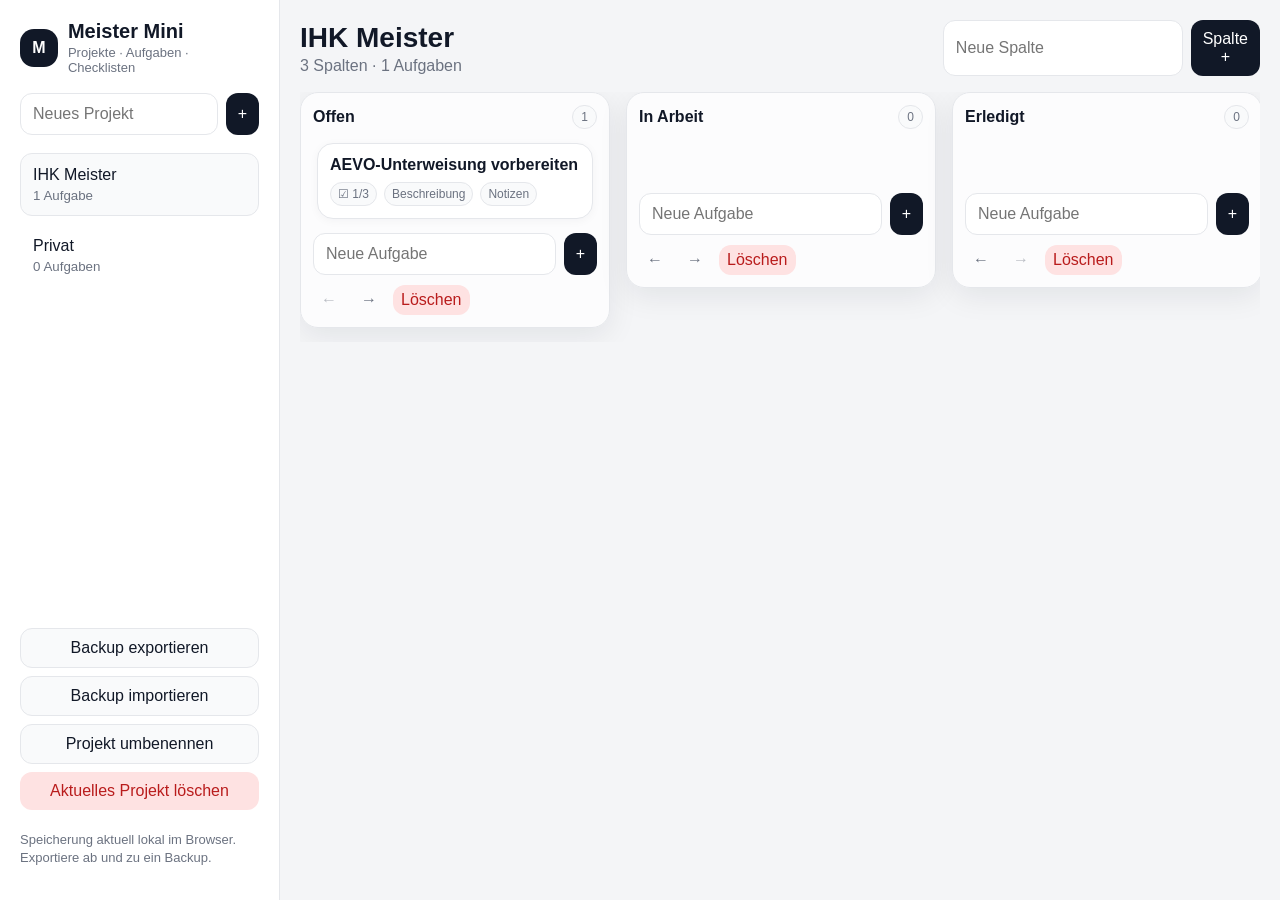
<file: index.html>
<!doctype html>
<html lang="de">
<head>
  <meta charset="utf-8" />
  <meta name="viewport" content="width=device-width, initial-scale=1, viewport-fit=cover" />
  <meta name="theme-color" content="#111827" />
  <title>Meister Mini</title>
  <link rel="manifest" href="manifest.webmanifest" />
  <link rel="stylesheet" href="styles.css?v=8" />
  <link rel="apple-touch-icon" href="icons/icon-192.png" />
</head>
<body>
  <div id="app"></div>
  <script src="app.js?v=8"></script>
</body>
</html>
</file>
<file: styles.css>
:root {
  --bg: #f4f5f7;
  --panel: #ffffff;
  --panel-2: #f9fafb;
  --text: #111827;
  --muted: #6b7280;
  --border: #e5e7eb;
  --accent: #111827;
  --danger: #b91c1c;
  --shadow: 0 8px 30px rgba(15, 23, 42, 0.08);
  --radius: 18px;
  font-family: -apple-system, BlinkMacSystemFont, "SF Pro Text", "Segoe UI", sans-serif;
}

* { box-sizing: border-box; }

body {
  margin: 0;
  background: var(--bg);
  color: var(--text);
  min-height: 100vh;
}

button, input, textarea { font: inherit; }

button {
  border: 0;
  cursor: pointer;
  border-radius: 12px;
  background: var(--accent);
  color: white;
  padding: 10px 12px;
}

button.secondary {
  background: var(--panel-2);
  color: var(--text);
  border: 1px solid var(--border);
}

button.ghost {
  background: transparent;
  color: var(--muted);
  padding: 6px 8px;
}

button.danger {
  background: #fee2e2;
  color: var(--danger);
}

button:disabled {
  opacity: 0.45;
  cursor: default;
}

input, textarea {
  width: 100%;
  border: 1px solid var(--border);
  border-radius: 12px;
  padding: 11px 12px;
  background: white;
  color: var(--text);
  outline: none;
}

textarea {
  min-height: 96px;
  resize: vertical;
}

input:focus, textarea:focus {
  border-color: #9ca3af;
  box-shadow: 0 0 0 4px rgba(156, 163, 175, 0.18);
}

.app-shell {
  display: grid;
  grid-template-columns: 280px 1fr;
  min-height: 100vh;
}

.sidebar {
  background: var(--panel);
  border-right: 1px solid var(--border);
  padding: 20px;
  display: flex;
  flex-direction: column;
  gap: 18px;
}

.brand {
  display: flex;
  align-items: center;
  gap: 10px;
}

.logo {
  width: 38px;
  height: 38px;
  border-radius: 14px;
  display: grid;
  place-items: center;
  background: var(--accent);
  color: white;
  font-weight: 800;
}

.brand h1 {
  font-size: 20px;
  margin: 0;
}

.brand p {
  margin: 2px 0 0;
  color: var(--muted);
  font-size: 13px;
}

.project-form, .quick-row, .add-row {
  display: flex;
  gap: 8px;
}

.project-list {
  display: flex;
  flex-direction: column;
  gap: 8px;
  overflow: auto;
}

.project-item {
  width: 100%;
  text-align: left;
  background: transparent;
  color: var(--text);
  border: 1px solid transparent;
  padding: 12px;
  display: flex;
  flex-direction: column;
  gap: 4px;
}

.project-item.active {
  background: var(--panel-2);
  border-color: var(--border);
}

.project-item small { color: var(--muted); }

.sidebar-actions {
  margin-top: auto;
  display: grid;
  gap: 8px;
}

.file-input { display: none; }

.main {
  min-width: 0;
  padding: 20px;
  display: flex;
  flex-direction: column;
  gap: 16px;
}

.topbar {
  display: flex;
  align-items: center;
  justify-content: space-between;
  gap: 16px;
}

.topbar h2 {
  margin: 0;
  font-size: 28px;
}

.topbar p {
  margin: 3px 0 0;
  color: var(--muted);
}

.board {
  display: flex;
  gap: 16px;
  overflow-x: auto;
  padding-bottom: 14px;
  align-items: flex-start;
}

.column {
  background: rgba(255, 255, 255, 0.75);
  border: 1px solid var(--border);
  border-radius: var(--radius);
  width: 310px;
  min-width: 310px;
  padding: 12px;
  box-shadow: var(--shadow);
}

.column-header {
  display: flex;
  align-items: center;
  justify-content: space-between;
  gap: 8px;
  margin-bottom: 10px;
}

.column-title { font-weight: 800; }

.counter {
  color: var(--muted);
  background: var(--panel-2);
  border: 1px solid var(--border);
  border-radius: 999px;
  font-size: 12px;
  padding: 4px 8px;
}

.task-list {
  display: grid;
  gap: 10px;
  min-height: 44px;
  border-radius: 16px;
  padding: 4px;
  transition: background 0.15s ease, outline 0.15s ease;
}

.task-list.drop-target {
  background: rgba(17, 24, 39, 0.06);
  outline: 2px dashed #9ca3af;
  outline-offset: 4px;
}

.task-card {
  background: white;
  border: 1px solid var(--border);
  border-radius: 16px;
  padding: 12px;
  text-align: left;
  color: var(--text);
  width: 100%;
  box-shadow: 0 2px 10px rgba(15, 23, 42, 0.04);
  user-select: none;
}

.task-card:hover { border-color: #cbd5e1; }

.task-card.dragging { opacity: 0.45; }

.task-title {
  font-weight: 700;
  margin-bottom: 8px;
}

.task-meta {
  display: flex;
  flex-wrap: wrap;
  gap: 7px;
  color: var(--muted);
  font-size: 12px;
}

.pill {
  border: 1px solid var(--border);
  border-radius: 999px;
  padding: 4px 7px;
  background: var(--panel-2);
}

.add-task {
  margin-top: 10px;
  width: 100%;
}

.detail-backdrop {
  position: fixed;
  inset: 0;
  background: rgba(17, 24, 39, 0.32);
  display: flex;
  justify-content: flex-end;
  z-index: 9999;
  pointer-events: auto;
}

.detail-panel {
  width: min(560px, 100%);
  min-height: 100vh;
  background: var(--panel);
  box-shadow: var(--shadow);
  padding: 20px;
  overflow-y: auto;
  display: flex;
  flex-direction: column;
  gap: 16px;
  pointer-events: auto;
}

.detail-header {
  display: flex;
  justify-content: space-between;
  align-items: flex-start;
  gap: 12px;
}

.detail-header h2 { margin: 0; }

.close-button {
  position: relative;
  z-index: 10001;
  white-space: nowrap;
}

.form-section {
  display: grid;
  gap: 10px;
}

.form-section label { font-weight: 700; }

.checklist {
  display: grid;
  gap: 8px;
}

.check-item {
  display: grid;
  grid-template-columns: 26px 1fr auto;
  align-items: center;
  gap: 8px;
  border: 1px solid var(--border);
  background: var(--panel-2);
  border-radius: 14px;
  padding: 8px;
}

.check-item input[type="checkbox"] {
  width: 20px;
  height: 20px;
  accent-color: var(--accent);
}

.check-item.done .check-text {
  text-decoration: line-through;
  color: var(--muted);
}

.move-row {
  display: flex;
  gap: 8px;
  flex-wrap: wrap;
}

.small-note {
  color: var(--muted);
  font-size: 13px;
  line-height: 1.4;
}

@media (max-width: 760px) {
  .app-shell { grid-template-columns: 1fr; }

  .sidebar {
    border-right: 0;
    border-bottom: 1px solid var(--border);
  }

  .project-list {
    flex-direction: row;
    overflow-x: auto;
    padding-bottom: 6px;
  }

  .project-item { min-width: 180px; }

  .main { padding: 14px; }

  .topbar {
    align-items: flex-start;
    flex-direction: column;
  }

  .topbar h2 { font-size: 23px; }

  .column {
    min-width: 86vw;
    width: 86vw;
  }

  .detail-panel { width: 100%; }
}


.sidebar-actions .danger {
  width: 100%;
}


.topbar-actions {
  display: flex;
  align-items: center;
  gap: 10px;
  flex-wrap: wrap;
}

.topbar-actions .quick-row {
  min-width: min(420px, 100%);
}

@media (max-width: 760px) {
  .topbar-actions {
    width: 100%;
    align-items: stretch;
    flex-direction: column;
  }

  .topbar-actions .quick-row {
    width: 100%;
  }

  .topbar-actions .danger {
    width: 100%;
  }
}


.sidebar-actions .secondary {
  width: 100%;
}
</file>
